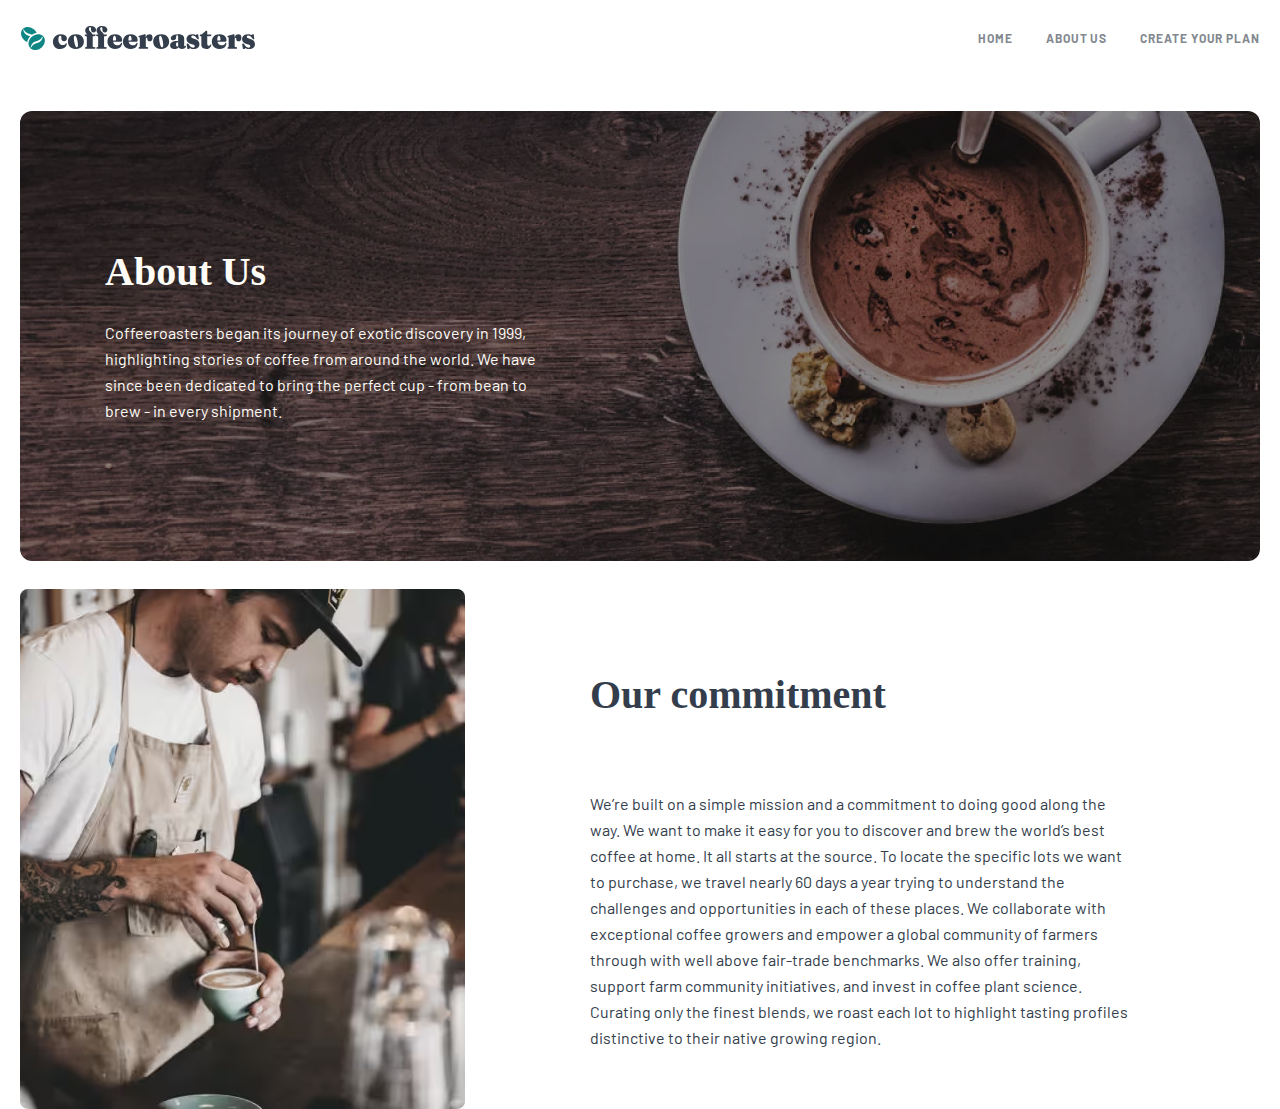
<file: coferouster/index.html>
<!DOCTYPE html>
<html lang="en">
<head>
    <meta charset="UTF-8">
    <meta name="viewport" content="width=device-width, initial-scale=1.0">
    <link rel="stylesheet" href="./css/main.min.css">
    <title>Coofee | Scss | BEM</title>
</head>
<body>
    

     <header class="header ">
        <div class="container">
            <a class="header__link" href="#">
                <img class="header__logo" src="./img/cofe-logo.svg" 
                 alt="logo" width="236" height="26">
            </a>

            <nav class="nav">
                <ul class="nav__list ">
                    <li class="nav__item">
                        <a class="nav__link" href="#">Home</a>
                    </li>

                    <li class="nav__item">
                        <a class="nav__link" href="#">ABOUT US</a>
                    </li>

                    <li class="nav__item">
                        <a class="nav__link" href="#">Create your plan</a>
                    </li>
                </ul>
            </nav>

            <button class="btn" type="submit">
                <img class="btn__menu " src="./img/Menu.svg" alt="logo" width="16" height="16">

                <img class="btn__exit " src="./img/Exit.svg" alt="logo" width="16" height="16">
            </button>
        </div>
    </header>

    
    <main class="main">
         <section class="hero">
            <div class="container">
              <div class="hero__bg">
                <div class="hero__info">
                    <h1 class="hero__heading">About Us</h1>
                    <p class="hero__text">Coffeeroasters began its journey of exotic discovery in 1999, highlighting stories of coffee from around the world. We have since been dedicated to bring the perfect cup - from bean to brew - in every shipment.</p>
                    <div class="info">
                    <picture class="rasm">
                        <source 
                        media="(max-width:425px)"
                        type="image/avif"
                        srcset="./img/Cofe-mobil.avif 1x, ./img/Cofe-mobil@2x.avif 2x"
                        >
                
                        <source 
                        media="(max-width:768px)"
                        type="image/avif"
                        srcset="./img/Cofe-tablet.avif 1x, ./img/Cofe-tablet@2x.avif 2x"
                        >
                
                        <source 
                        type="image/avif"
                        srcset="./img/Cofe-desktop.avif 1x, ./img/Cofe-desktop@2x.avif 2x"
                        >
                
                
                        <source 
                        media="(max-width:425px)"
                        type="image/webp"
                        srcset="./img/Cofe-mobil.webp 1x, ./img/Cofe-mobil@2x.webp 2x"
                        >
                
                        <source 
                        media="(max-width:768px)"
                        type="image/webp"
                        srcset="./img/Cofe-tablet.webp 1x, ./img/Cofe-tablet@2x.webp 2x"
                        >
                
                
                        <source 
                        type="image/webp"
                        srcset="./img/Cofe-desktop.webp 1x, ./img/Cofe-desktop@2x.webp 2x"
                        >
                
                        <img class="about__img"
                             src="./img/Cofe-desktop.png"
                             srcset="./img/Cofe-desktop.png 1x, ./img/Cofe-desktop@2x.png 2x" 
                             alt="cofe brat"
                             width="445"
                             height="520">
                  </picture>
                  <ul class="ul">
                    <li class="li">
                    <h3 class="h3">Our commitment</h3>
                    <p class="text">We’re built on a simple mission and a commitment to doing good along the way. We want to make it easy for you to discover and brew the world’s best coffee at home. It all starts at the source. To locate the specific lots we want to purchase, we travel nearly 60 days a year trying to understand the challenges and opportunities in each of these places. We collaborate with exceptional coffee growers and empower a global community of farmers through with well above fair-trade benchmarks. We also offer training, support farm community initiatives, and invest in coffee plant science. Curating only the finest blends, we roast each lot to highlight tasting profiles distinctive to their native growing region.</p>
                </li>
                </ul>
                </div>
                </div>
              </div>
            </div>
        </section> 
    </main>  
        <script src="./js/main.js"></script>
</body>
</html>
</file>
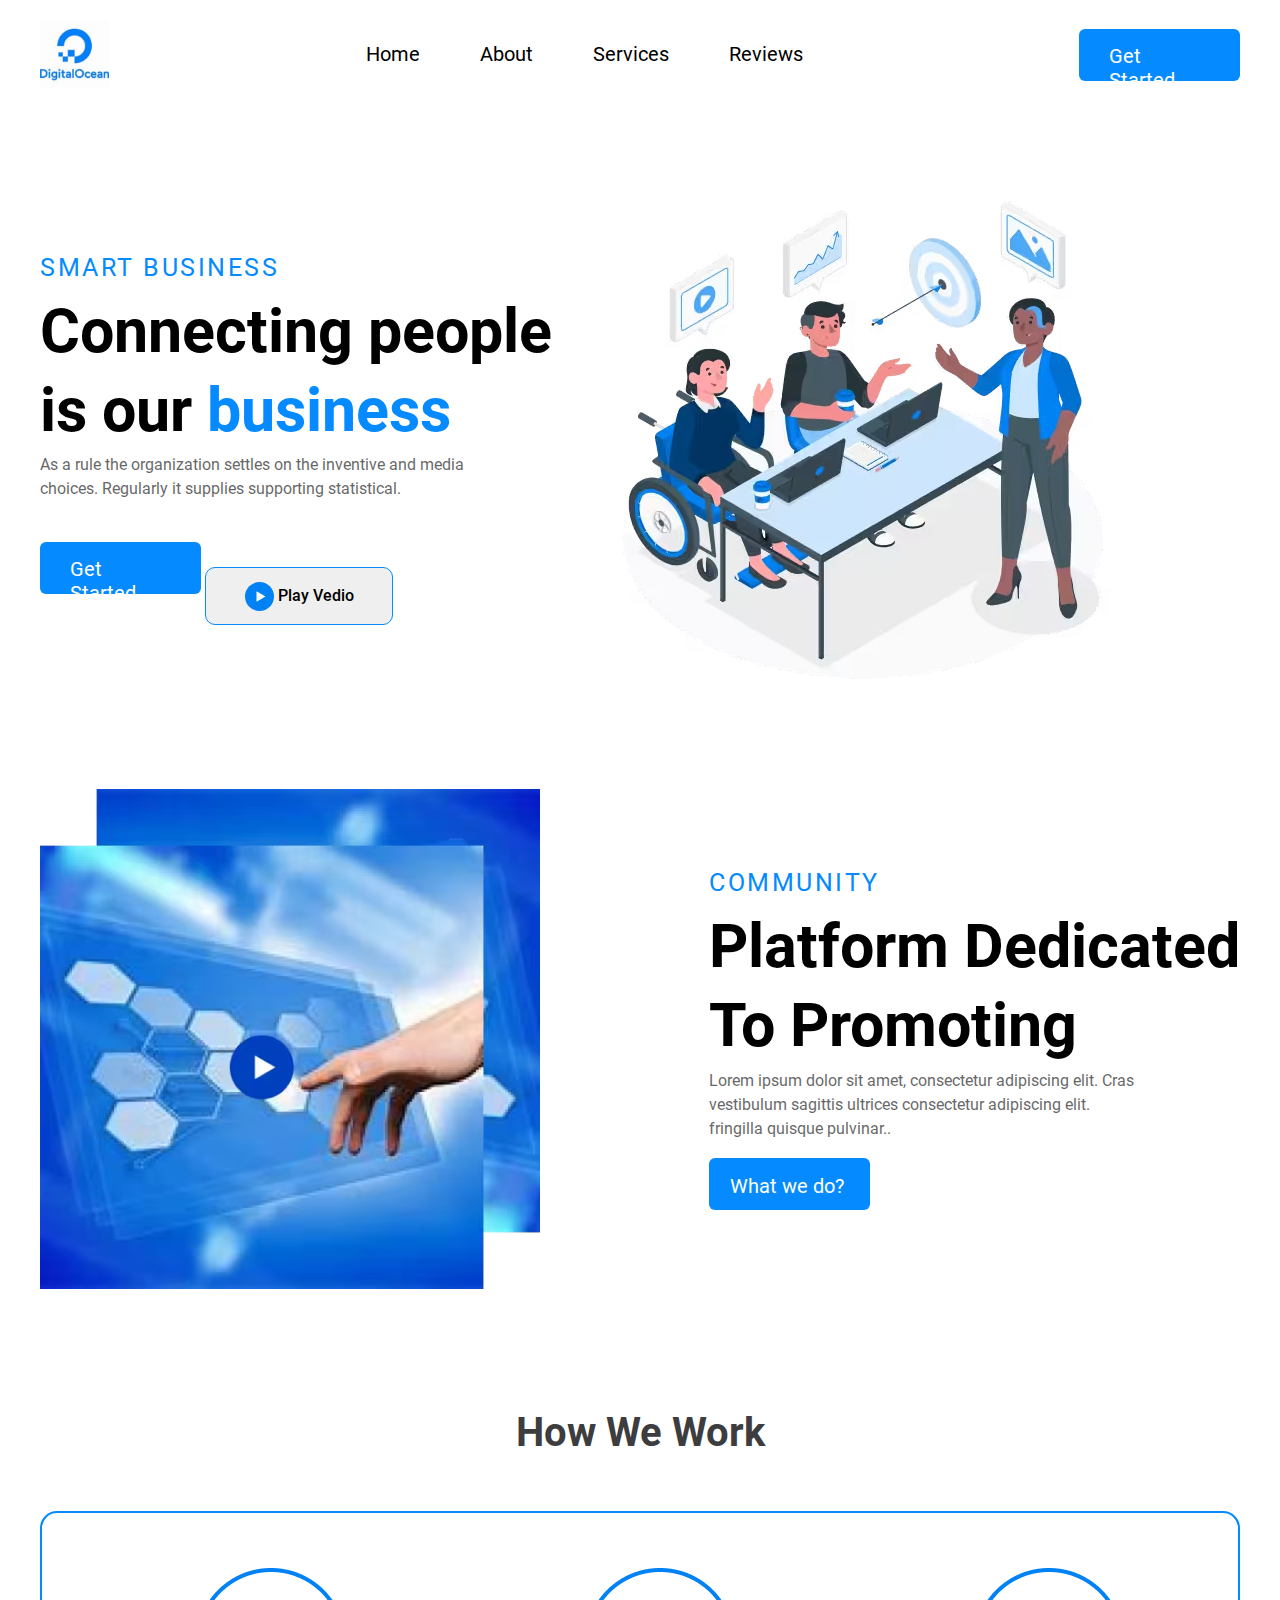
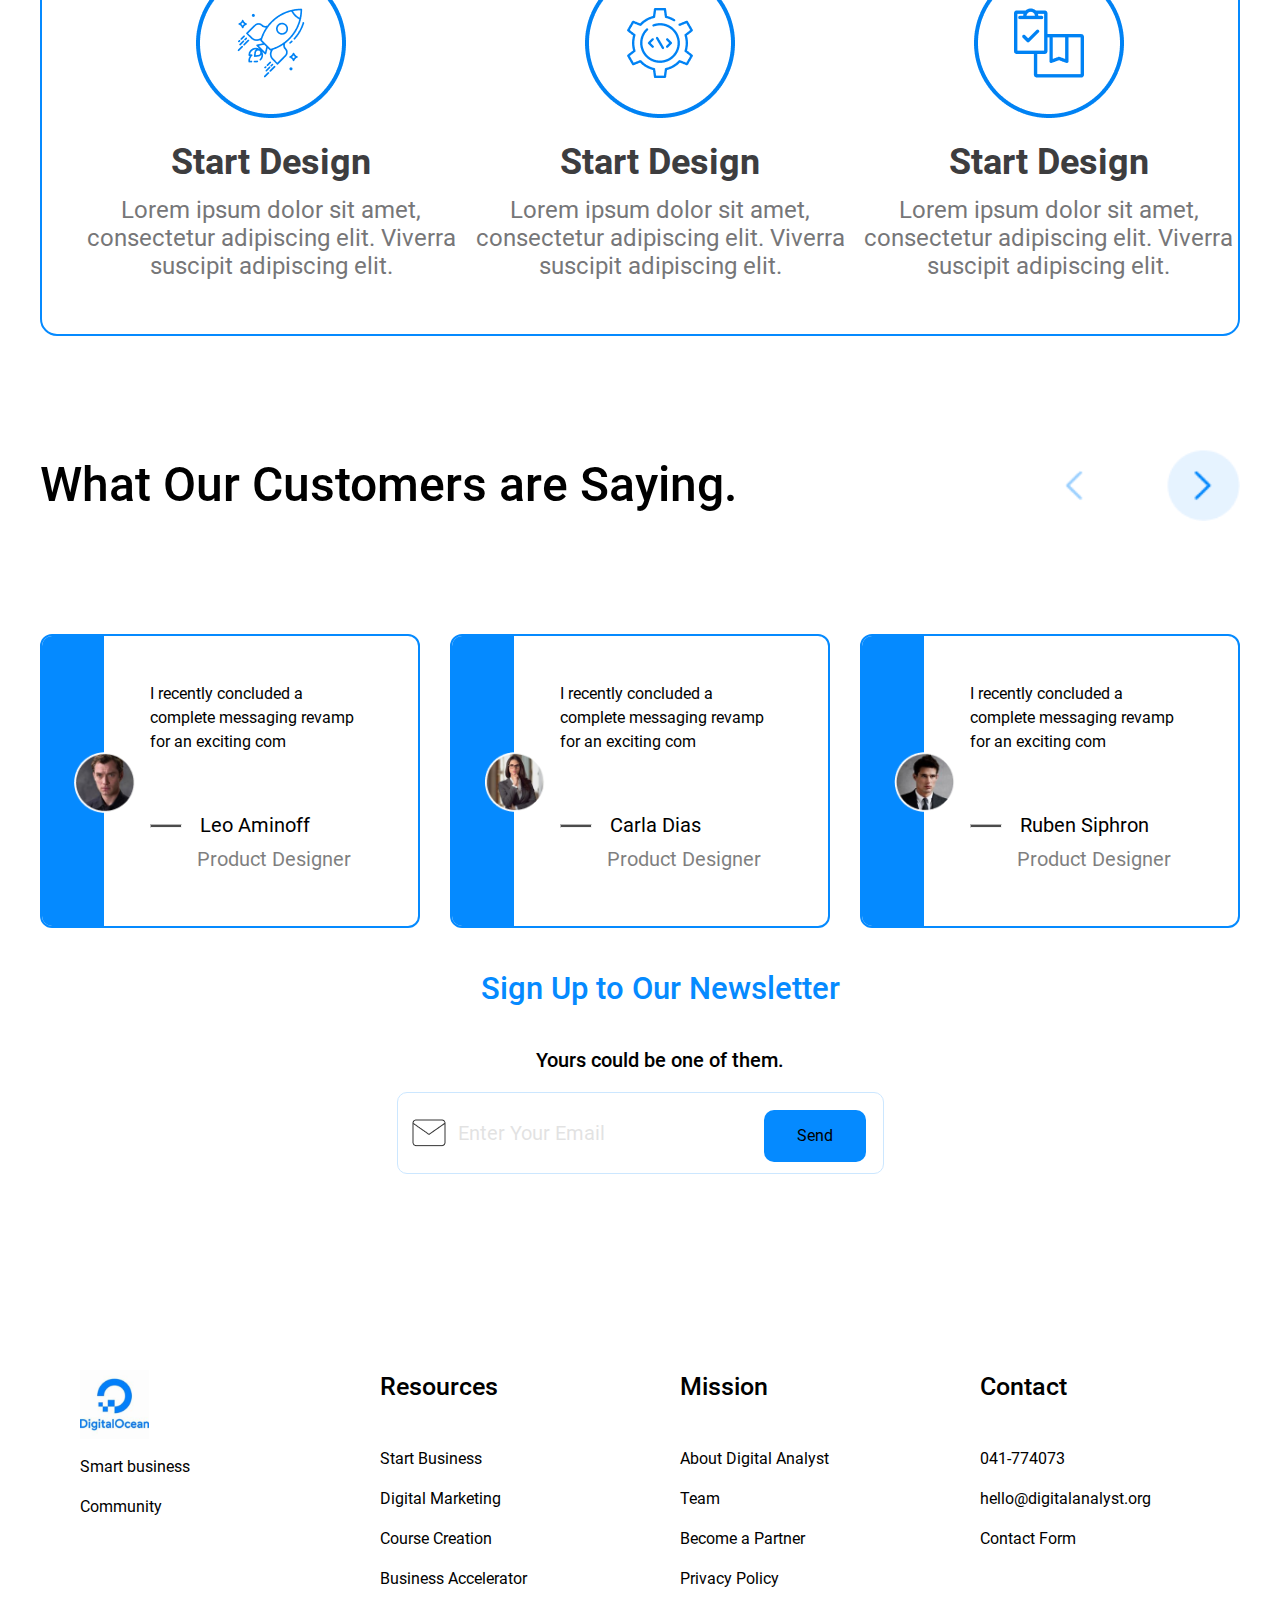
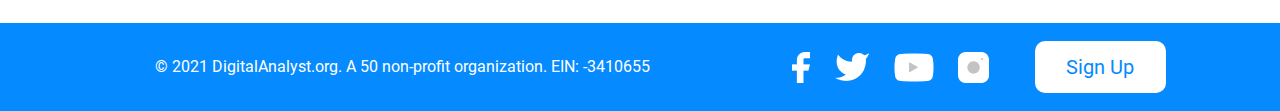
<file: Imtihon/index.html>
<!DOCTYPE html>
<html lang="en">
<head>
    <meta charset="UTF-8">
    <meta name="viewport" content="width=device-width, initial-scale=1.0">
    <link rel="stylesheet" href="./css/main.min.css">
    <title>Document</title>
</head>
<body>
    <!-- header -->
    <header class="header"> 
        <div class="container">
            <a class="header__link" href="#">
               <img src="./img/LOGO.svg" alt="logo" width="69" height="69">
            </a>

            <ul class="nav ">
                <li class="nav__item">
                    <a class="nav__link" href="#">Home</a>
                </li>

                <li class="nav__item">
                    <a class="nav__link" href="#">About </a>
                </li>


                <li class="nav__item">
                    <a class="nav__link" href="#">Services</a>
                </li>

                <li class="nav__item">
                    <a class="nav__link" href="#">Reviews</a>
                </li>

                <li>
                    <a class="header__btn nav__btn" href="#">Get Started </a>
                </li>

            </ul>

            <div class="header__info">
                <a class="header__btn" href="#">Get Started </a>

                <button class="btn">
                    <img class="menu " src="./img/menu.svg" alt="menu" width="20" height="20">
                    <img class="exit " src="./img/exit.svg" alt="menu" width="20" height="20">
                </button>
            </div>
        </div>
    </header>
    <!-- main -->
    <main class="main">
        <!-- hero -->
        <section class="hero">
            <div class="container">
                <div class="hero__info">
                    <span class="hero__span">Smart Business</span>
                    <h1 class="hero__heading">Connecting people is our <span class="hero__h1-text"> business</span>
                    </h1>
                    <p class="hero__text">As a rule the organization settles on the inventive and media choices. Regularly it supplies supporting statistical.</p>
                    <a class="header__btn hero__btn" href="#">Get Started </a>
                    <button class="hero__btn2"><img src="./img/palyvideo.svg" alt="logo"> Play Vedio</button>
                </div>

                <div class="hero__img">
               
    <picture  class="hero__img">
        <source 
        type="image/avif"
        srcset="./img/Image@1x.avif 1x, ./img/Image@2x.avif 2x"
        >
        <source 
        type="image/webp"
        srcset="./img/Image@1x.webp 1x, ./img/Image@2x.webp 2x"
        >

        <img class="about__img"
             src="./img/Image@1x.png"
             srcset="./img/Image@1x.png 1x, ./img/Image@2x.png 2x" 
             alt="cofe brat"
             width="500"
             height="500">
    </picture>
                </div>
            </div>
        </section>
        <section class="hero">
            <div class="container">
                <div class="hero__img">
                    <picture  class="hero__img">
                        <source 
                        type="image/avif"
                        srcset="./img/about.avif 1x, ./img/about@2x.avif 2x"
                        >
                        <source 
                        type="image/webp"
                        srcset="./img/about.webp 1x, ./img/about@2x.webp 2x"
                        >
                
                        <img class="about__img"
                             src="./img/Image@1x.png"
                             srcset="./img/about.png 1x, ./img/about@2x.png 2x" 
                             alt="cofe brat"
                             width="500"
                             height="500">
                    </picture> 
                </div>
                <div class="hero__info">
                    <span class="hero__span">Community</span>
                    <h1 class="hero__heading">Platform Dedicated To Promoting</h1>
                    <p class="hero__text">Lorem ipsum dolor sit amet, consectetur adipiscing elit. Cras vestibulum sagittis ultrices  consectetur adipiscing elit. fringilla quisque pulvinar..</p>
                    <a class="header__btn2 hero__btn" href="#">What we do?</a>
                </div>
            </div>
        </section>
        <!-- best -->
        <section class="best">
            <div class="container">
                <h2 class="best__heading">How We Work</h2>

                <ul class="best__list">
                    <li class="best__item">
                        <img class="best__img" src="./img/1stfeature.png" alt="logo">
                        <h3 class="best__heading--h3">Start Design </h3>
                        <p class="best__text">Lorem ipsum dolor sit amet, consectetur adipiscing elit. Viverra suscipit adipiscing elit.</p>
                    </li>
                    <li class="best__item">
                        <img class="best__img" 
                            src="./img/2ndicon.png" alt="logo">
                        <h3 class="best__heading--h3">Start Design </h3>
                        <p class="best__text">Lorem ipsum dolor sit amet, consectetur adipiscing elit. Viverra suscipit adipiscing elit.</p>
                    </li>
                    <li class="best__item">
                        <img class="best__img" 
                            src="./img/finalicon.png" alt="logo">
                        <h3 class="best__heading--h3">Start Design </h3>
                        <p class="best__text">Lorem ipsum dolor sit amet, consectetur adipiscing elit. Viverra suscipit adipiscing elit.</p>
                    </li>
                </ul>
            </div>
        </section>
        <!-- ben -->
        <section class="ben">
            <div class="container">
                <h6 class="ben__heading">What Our Customers are Saying.<img class="ben__img2" src="./img/btn.png" alt="btn"></h6>
                <div class="ben__info">
                    <ul class="ben__list">
                        <li class="ben__item">
                            <span class="ben__span"><img class="ben__img" src="./img/odam.png" alt="odam"></span>
                        </li>
                        <li class="ben__item1">
                            <p class="ben__text">I recently concluded a complete messaging revamp for an exciting com<p>
                            <hr class="ben__hr">
                            <h6 class="ben__heading6">Leo Aminoff</h6>
                            <p class="ben__text1">Product Designer</p>
                    </li>
                    </ul>
    
                    <ul class="ben__list">
                        <li class="ben__item">
                            <span class="ben__span"><img class="ben__img" src="./img/odam1.png" alt="odam"></span>
                        </li>
                        <li class="ben__item1">
                            <p class="ben__text">I recently concluded a complete messaging revamp for an exciting com<p>
                            <hr class="ben__hr">
                            <h6 class="ben__heading6">Carla Dias</h6>
                            <p class="ben__text1">Product Designer</p>
                        </li>
                    </ul>
                     <ul class="ben__list ben__list2">
                        <li class="ben__item">
                            <span class="ben__span"><img class="ben__img" src="./img/odam2.png" alt="odam"></span>
                        </li>
                        <li class="ben__item1">
                            <p class="ben__text">I recently concluded a complete messaging revamp for an exciting com<p>
                            <hr class="ben__hr">
                            <h6 class="ben__heading6">Ruben Siphron</h6>
                            <p class="ben__text1">Product Designer</p>
                        </li>
                    </ul>
                </div>
            </div>
        </section>
        <section class="box">
            <div class="container">
                <ul class="box__list">
                    <li class="box__item">
                        <h4 class="box__heading">Sign Up to Our Newsletter</h4>
                        <p class="box__text">Yours could be one of them.</p>
                    </li>
                </ul>
                <form action="https://echo.htmlacademy.ru/">
                    <label>
                        <img class="box__img" src="./img/MAILLOGO.png" alt="logo"><input class="box__input" type="email" placeholder="Enter Your Email">
                    </label>
                    <button class="box__btn">Send</button>
                </form>
            </div>
        </section>
        <section class="gun">
            <div class="container">
                <ul class="gun__list1">
                    <li class="gun__item">
                        <img src="./img/LOGO.svg" alt="logo">
                        <p class="gun__text">Smart business</p>
                        <p class="gun__text">Community</p>
                    </li>
                </ul>
                <ul class="gun__list">
                    <li class="gun__item">
                        <h5 class="gun__heading">Resources</h5>
                        <p class="gun__text">Start Business</p>
                        <p class="gun__text">Digital Marketing</p>
                        <p class="gun__text">Course Creation</p>
                        <p class="gun__text">Business Accelerator</p>
                    </li>
                </ul>
                <ul class="gun__list">
                    <li class="gun__item">
                        <h5 class="gun__heading">Mission</h5>
                        <p class="gun__text">About Digital Analyst</p>
                        <p class="gun__text">Team</p>
                        <p class="gun__text">Become a Partner</p>
                        <p class="gun__text">Privacy Policy</p>
                    </li>
                </ul>
                <ul class="gun__list">
                    <li>
                        <h5 class="gun__heading">Contact</h5>
                        <p class="gun__text">041-774073</p>
                        <p class="gun__text">hello@digitalanalyst.org</p>
                        <p class="gun__text">Contact Form</p>
                    </li>
                </ul>
            </div>
        </section>
    </main>
    <footer class="footer">
        <div class="container">
            <ul class="footer__list">
                <li>
                    <p class="footer__text">© 2021 DigitalAnalyst.org. A 50 non-profit organization. EIN: -3410655</p>
                </li>
                <li class="footer__item footer__item1">
                    <img class="footer__img" src="./img/Facebook.png" alt="Facebook">
                    <img class="footer__img" src="./img/Twiter.png" alt="Twiter">
                    <img class="footer__img" src="./img/youtube.png" alt="Youtube">
                    <img class="footer__img" src="./img/Instagram.png" alt="Instagram">
                </li>
                <li class="footer__item">
                    <button class="footer__btn">Sign Up</button>
                </li>
            </ul>
        </div>
    </footer>
    
    <script src="./js/main.js"></script>

</body>
</html>
</file>
<file: coferouster/css/main.min.css>
@import"https://fonts.googleapis.com/css2?family=Barlow:wght@400;700&family=Open+Sans:wght@400;700&display=swap";@font-face{font-display:swap;font-family:"Barlow";font-style:normal;font-weight:400;src:url("../fonts/barlow-v12-latin-regular.woff2") format("woff2")}@font-face{font-display:swap;font-family:"Barlow";font-style:normal;font-weight:700;src:url("../fonts/barlow-v12-latin-700.woff2") format("woff2")}html{height:100%;box-sizing:border-box}*,*::before,*::after{box-sizing:inherit;scroll-behavior:smooth}.visually-hidden{position:absolute;width:1px;height:1px;margin:-1px;border:0;padding:0;clip:rect(0 0 0 0);overflow:hidden}body{height:100%;display:flex;flex-direction:column;font-family:"Arial","sans-serif";font-size:16px;line-height:1.5;margin:0;padding:0;background-color:#fff}img{max-width:100%;height:auto;vertical-align:middle}.main{flex-grow:1}a,li{list-style-type:none;text-decoration:none}/*! normalize.css v8.0.1 | MIT License | github.com/necolas/normalize.css */html{line-height:1.15;-webkit-text-size-adjust:100%}body{margin:0}main{display:block}h1{font-size:2em;margin:.67em 0}hr{box-sizing:content-box;height:0;overflow:visible}pre{font-family:monospace,monospace;font-size:1em}a{background-color:rgba(0,0,0,0)}abbr[title]{border-bottom:none;text-decoration:underline;-webkit-text-decoration:underline dotted;text-decoration:underline dotted}b,strong{font-weight:bolder}code,kbd,samp{font-family:monospace,monospace;font-size:1em}small{font-size:80%}sub,sup{font-size:75%;line-height:0;position:relative;vertical-align:baseline}sub{bottom:-0.25em}sup{top:-0.5em}img{border-style:none}button,input,optgroup,select,textarea{font-family:inherit;font-size:100%;line-height:1.15;margin:0}button,input{overflow:visible}button,select{text-transform:none}button,[type=button],[type=reset],[type=submit] button::-moz-focus-inner,[type=button]::-moz-focus-inner,[type=reset]::-moz-focus-inner,[type=submit]::-moz-focus-inner{border-style:none;padding:0}button:-moz-focusring,[type=button]:-moz-focusring,[type=reset]:-moz-focusring,[type=submit]:-moz-focusring{outline:1px dotted ButtonText}fieldset{padding:.35em .75em .625em}legend{box-sizing:border-box;color:inherit;display:table;max-width:100%;padding:0;white-space:normal}progress{vertical-align:baseline}textarea{overflow:auto}[type=checkbox],[type=radio]{box-sizing:border-box;padding:0}[type=number]::-webkit-inner-spin-button,[type=number]::-webkit-outer-spin-button{height:auto}[type=search]::-webkit-search-decoration{-webkit-appearance:none}::-webkit-file-upload-button{-webkit-appearance:button;font:inherit}details{display:block}summary{display:list-item}template{display:none}[hidden]{display:none}.container{max-width:1320px;width:100%;padding:0 20px;margin:0 auto}.header{padding-top:10px}.header .container{display:flex;align-items:center;justify-content:space-between}.nav__list{display:flex;gap:33px}.nav__link{color:#83888f;font-family:Barlow;font-size:12px;font-style:normal;font-weight:700;line-height:15px;letter-spacing:.923px;text-transform:uppercase;transition:all .7s ease;width:100%}.nav__link:hover{color:#000}.btn{border:none;background-color:#fff;display:none}@media only screen and (max-width: 600px){.nav__list{box-shadow:0px -100px 89px -11px rgba(40,65,89,.3) inset;background-color:rgba(40,65,89,.3);position:absolute;display:none}.btn{display:block}.btn__exit{display:none}}.btn__menu--exit{display:none}.btn__exit--menu{display:block}.nav__blok{flex-direction:column;position:absolute;text-align:center;justify-content:start;display:flex;align-items:center;padding-right:-150px}.hero{margin-top:45px}.hero__bg{background:url("../img/hero.png") no-repeat;width:100%;max-width:1280px;height:450px;background-size:cover;border-radius:12px}.hero__info{padding-top:137px;margin-left:85px}.hero__heading{color:#fefcf7;font-family:"Fraunces";font-size:40px;font-style:normal;font-weight:900;line-height:48px;margin:0;padding:0;padding-bottom:24px;max-width:445px;width:100%}.hero__text{color:#fefcf7;font-family:"Barlow";font-size:16px;font-style:normal;font-weight:400;line-height:26px;margin:0;padding:0;max-width:445px;width:100%;margin-bottom:165px}.info{display:flex;align-items:center}.li{padding-left:85px}.hero{animation:Hero .7s ease}.rasm{margin-left:-85px}.h3{color:#333d4b;font-family:"Fraunces 9pt";font-size:40px;font-style:normal;font-weight:900;line-height:48px;padding-bottom:32px}.text{width:540px;color:#333d4b;font-family:"Barlow";font-size:16px;font-style:normal;font-weight:400;line-height:26px}@keyframes Hero{from{transform:translateY(50%);opacity:0}to{transform:translateY(0);opacity:1}}@media only screen and (max-width: 770px){.hero__bg{background:url("../img/hero-tablet.png") no-repeat;max-width:689px;width:100%;height:400px;background-size:cover}}@media only screen and (max-width: 461px){.hero__bg{background:url("../img/hero-mobil.png") no-repeat;max-width:327px;width:100%;height:400px;background-size:cover;margin:0 auto}}/*# sourceMappingURL=main.min.css.map */
</file>
<file: Imtihon/css/main.min.css>
@font-face{font-display:swap;font-family:"Roboto";font-style:normal;font-weight:400;src:url("../fonts/roboto-v30-cyrillic_cyrillic-ext_greek_greek-ext_latin_latin-ext_vietnamese-regular.woff2") format("woff2")}@font-face{font-display:swap;font-family:"Roboto";font-style:normal;font-weight:500;src:url("../fonts/roboto-v30-cyrillic_cyrillic-ext_greek_greek-ext_latin_latin-ext_vietnamese-500.woff2") format("woff2")}@font-face{font-display:swap;font-family:"Roboto";font-style:normal;font-weight:700;src:url("../fonts/roboto-v30-cyrillic_cyrillic-ext_greek_greek-ext_latin_latin-ext_vietnamese-700.woff2") format("woff2")}html{height:100%;box-sizing:border-box}*,*::before,*::after{box-sizing:inherit;scroll-behavior:smooth}.visually-hidden{position:absolute;width:1px;height:1px;margin:-1px;border:0;padding:0;clip:rect(0 0 0 0);overflow:hidden}body{height:100%;display:flex;flex-direction:column;font-family:"Arial","sans-serif";font-size:16px;line-height:1.5;margin:0;padding:0;background-color:#fff}img{max-width:100%;height:auto;vertical-align:middle}.main{flex-grow:1}a,li{list-style-type:none;text-decoration:none}/*! normalize.css v8.0.1 | MIT License | github.com/necolas/normalize.css */html{line-height:1.15;-webkit-text-size-adjust:100%}body{margin:0}main{display:block}h1{font-size:2em;margin:.67em 0}hr{box-sizing:content-box;height:0;overflow:visible}pre{font-family:monospace,monospace;font-size:1em}a{background-color:rgba(0,0,0,0)}abbr[title]{border-bottom:none;text-decoration:underline;-webkit-text-decoration:underline dotted;text-decoration:underline dotted}b,strong{font-weight:bolder}code,kbd,samp{font-family:monospace,monospace;font-size:1em}small{font-size:80%}sub,sup{font-size:75%;line-height:0;position:relative;vertical-align:baseline}sub{bottom:-0.25em}sup{top:-0.5em}img{border-style:none}button,input,optgroup,select,textarea{font-family:inherit;font-size:100%;line-height:1.15;margin:0}button,input{overflow:visible}button,select{text-transform:none}button,[type=button],[type=reset],[type=submit] button::-moz-focus-inner,[type=button]::-moz-focus-inner,[type=reset]::-moz-focus-inner,[type=submit]::-moz-focus-inner{border-style:none;padding:0}button:-moz-focusring,[type=button]:-moz-focusring,[type=reset]:-moz-focusring,[type=submit]:-moz-focusring{outline:1px dotted ButtonText}fieldset{padding:.35em .75em .625em}legend{box-sizing:border-box;color:inherit;display:table;max-width:100%;padding:0;white-space:normal}progress{vertical-align:baseline}textarea{overflow:auto}[type=checkbox],[type=radio]{box-sizing:border-box;padding:0}[type=number]::-webkit-inner-spin-button,[type=number]::-webkit-outer-spin-button{height:auto}[type=search]::-webkit-search-decoration{-webkit-appearance:none}::-webkit-file-upload-button{-webkit-appearance:button;font:inherit}details{display:block}summary{display:list-item}template{display:none}[hidden]{display:none}*{list-style:none;text-decoration:none;font-family:"Roboto"}:root{--color-nearblack:#000;--color-blue: #058AFF;--color-red:#3D3D3F;--color-white:#fff}.container{max-width:1240px;width:100%;padding:0 20px;margin:0 auto}.header{margin-top:20px}.header .container{display:flex;align-items:center;justify-content:space-between}.nav{display:flex;gap:60px}.nav__link{color:var(--color-nearblack);font-family:"Roboto";font-size:20px;font-style:normal;font-weight:400;line-height:normal}.nav__link:hover{color:var(--color-blue);text-decoration:underline}.header__btn{width:161px;height:52px;color:var(--color-white);font-size:20px;font-style:normal;font-weight:400;border-radius:6px;background:var(--color-blue);line-height:normal;padding:15px 30px}.header__info{display:flex;gap:10px}.nav__btn{display:none}.btn{border:none;background-color:var(--color-white);display:none}.menu{display:none}.exit{display:none}@media only screen and (max-width: 750px){.nav{display:none}.btn{display:block}.menu{display:block}.menu__exit{display:none}.exit__menu{display:block}.nav__blok{display:block;position:absolute;width:50%;height:10%;background:linear-gradient var(--color-red);top:70px;left:0px;border-radius:8px;animation:navblok 1s ease}.nav__blok>li{line-height:50px;text-align:center;margin-top:20px;animation:textlist 1.4s ease}.nav__blok>li>a{font-size:24px;margin-right:40px;color:var(--color-nearblack)}.nav__blok>li>a:hover{text-decoration:overline}@keyframes navblok{from{transform:translateX(-60%);opacity:0}to{transform:translateX(0%);opacity:1}}@keyframes textlist{from{transform:translateX(400px);opacity:1}to{transform:translateX(0%);opacity:1}}}@media only screen and (max-width: 400px){.header__btn{display:none}.nav__btn{display:inline-block;white-space:nowrap;text-align:center}}.hero{margin-top:100px}.hero .container{display:flex;align-items:center;justify-content:space-between}.hero__heading{width:531px;height:148px;flex-shrink:0;color:var(--color-nearblack);font-family:"Roboto";font-size:60.55px;font-style:normal;font-weight:700;line-height:130%;margin-top:10px}.hero .hero__span{color:var(--color-blue);font-family:"Roboto";font-size:25px;font-style:normal;font-weight:400;line-height:normal;letter-spacing:2.5px;text-transform:uppercase;margin:0;padding:0}.hero .hero__h1-text{color:var(--color-blue);font-family:"Roboto";font-size:60.55px;font-style:normal;font-weight:700;line-height:130%}.hero__text{color:#000;width:436px;height:46px;font-family:"Roboto";font-size:16px;font-style:normal;font-weight:400;line-height:150%;margin-top:-28px;padding-bottom:73px;opacity:.6}.hero__img{max-width:626px;width:100%;-o-object-fit:contain;object-fit:contain}.header__btn2{width:161px;height:52px;color:var(--color-white);font-family:"Roboto";font-size:20px;font-style:normal;font-weight:400;border-radius:6px;background:var(--color-blue);line-height:normal;padding:16px 21px;cursor:pointer}.hero__btn2{width:188px;height:58px;border-radius:10px;border:1px solid var(--color-blue);color:#000;font-family:"Roboto";font-size:16px;font-style:normal;font-weight:500;line-height:normal;cursor:pointer}.hero__btn{display:inline-block}@media only screen and (max-width: 1017px){.hero .container{flex-direction:column}.hero__info{order:12;text-align:center;margin-top:40px}.hero__img{order:-12}}@media only screen and (max-width: 650px){.hero__img{max-width:500px;width:100%}.hero__heading{font-size:56px}}@media only screen and (max-width: 400px){.hero__img{max-width:320px;width:100%}.hero__heading{font-size:40px}.hero__text{font-size:16px}}.best{margin-top:120px}.best__heading{color:var(--color-red);font-family:"Roboto";font-size:40px;font-style:normal;font-weight:700;line-height:normal;text-align:center;width:100%}.best__list{display:flex;align-items:center;justify-content:space-around;margin-top:55px;border-radius:17px;border:2px solid var(--color-blue);gap:10px}.best__item{text-align:center}.best__img{margin-top:55px;padding-bottom:23px}.best__heading--h3{color:var(--color-red);font-family:"Roboto";font-size:36px;font-style:normal;font-weight:700;line-height:normal;margin:0;padding:0;padding-bottom:13px}.best__text{color:var(--color-red);font-family:"Roboto";font-size:24px;font-style:normal;font-weight:400;line-height:normal;margin:0;padding:0;opacity:.7;padding-bottom:54px}@media only screen and (max-width: 760px){.best__list{flex-direction:column}.best__heading{font-size:36px}}@media only screen and (max-width: 480px){.best__item{margin-right:30px}}.box .container{text-align:center}.box__input{width:487px;height:82px;border-radius:10px;border:1px solid var(--color-blue);opacity:.2;color:var(--color-nearblack);font-family:"Roboto";font-size:20px;font-style:normal;font-weight:400;line-height:normal;padding:0px 60px}.box__img{position:absolute;margin-left:15px;transform:translateY(27px)}.box__btn{width:102px;height:52px;border-radius:10px;background:var(--color-blue);border:none;cursor:pointer;position:absolute;margin-top:18px;transform:translateX(-120px)}.box__heading{color:var(--color-blue);font-size:31.25px;font-style:normal;font-weight:500;line-height:normal}.box__text{color:var(--color-nearblack);text-align:center;font-size:20px;font-style:normal;font-weight:500;line-height:normal}.gun .container{display:grid;grid-template-columns:repeat(4, 1fr)}.gun{margin-top:136px}.gun__heading{color:var(--color-nearblack);font-size:25px;font-style:normal;font-weight:500;line-height:150%}.gun__list1{margin-top:60px}@media only screen and (max-width: 817px){.gun .container{grid-template-columns:repeat(2, 1fr);gap:-100px}.gap{margin-left:500px}}@media only screen and (max-width: 438px){.gun .container{grid-template-columns:repeat(1, 1fr);text-align:center}}.footer{background:var(--color-blue)}.footer__list{display:flex;align-items:center;justify-content:center}.footer__item1{margin-left:138px;gap:31px}.footer__btn{margin-left:30px;width:131px;height:52px;border-radius:10px;background:var(--color-white);border:none;color:var(--color-blue);font-size:20px;font-style:normal;font-weight:400;line-height:normal;cursor:pointer}.footer__text{color:var(--color-white)}.footer__img{margin-left:4px;margin-right:16px}@media only screen and (max-width: 559px){.footer__btn{transform:translate(-6px, -4px)}.footer__item1{margin-left:68px}.footer__img{margin-left:4px;margin-bottom:15px;margin-right:16px}}@media only screen and (max-width: 451px){.footer__btn{transform:translate(-136px, 95px)}.footer__list{margin-bottom:51px}}.ben__hr{width:30.172px;height:2px;opacity:.7;background:var(--color-nearblack);margin:0;padding:0}.ben__text{margin-bottom:70px}.ben__heading6{margin:0;margin-left:50px;margin-top:-15px;margin-bottom:10px;width:147px;height:23.827px;color:var(--color-nearblack);font-size:20px;font-style:normal;font-weight:400;line-height:120%}.ben__info{display:grid;grid-template-columns:repeat(3, 1fr);gap:30px}.ben__span{width:62px;height:290px;display:block;background-color:var(--color-blue);border-top-left-radius:10px;border-bottom-left-radius:10px}.ben__list{border-radius:12px;margin:0;padding:0;display:grid;grid-template-columns:repeat(3, 1fr);border:2px solid var(--color-blue)}.ben__item1{margin-top:30px;margin-left:46px}.ben__img{transform:translate(32px, 116px)}.ben__text1{opacity:.5;color:var(--color-nearblack);font-size:20px;font-style:normal;font-weight:400;line-height:120%;margin:0;margin-left:47px;width:161px}.ben__heading{display:flex;justify-content:space-between;width:1200px;height:72.474px;color:var(--color-nearblack);font-size:48.44px;font-style:normal;font-weight:500;line-height:150%}.ben__list1{display:grid;grid-template-columns:repeat(2, 1fr)}@media only screen and (max-width: 996px){.ben__heading{width:1000px}.ben__info{grid-template-columns:repeat(2, 1fr)}.ben__list2{transform:translate(250px, 10px)}}@media only screen and (max-width: 700px){.ben__info{grid-template-columns:repeat(1, 1fr)}.ben__heading{width:550px;font-size:20px}.ben__list2{transform:translate(0, 0)}.ben__item1{margin-right:150px}.ben__img2{transform:translate(-12px, -20px)}}/*# sourceMappingURL=main.min.css.map */
</file>
